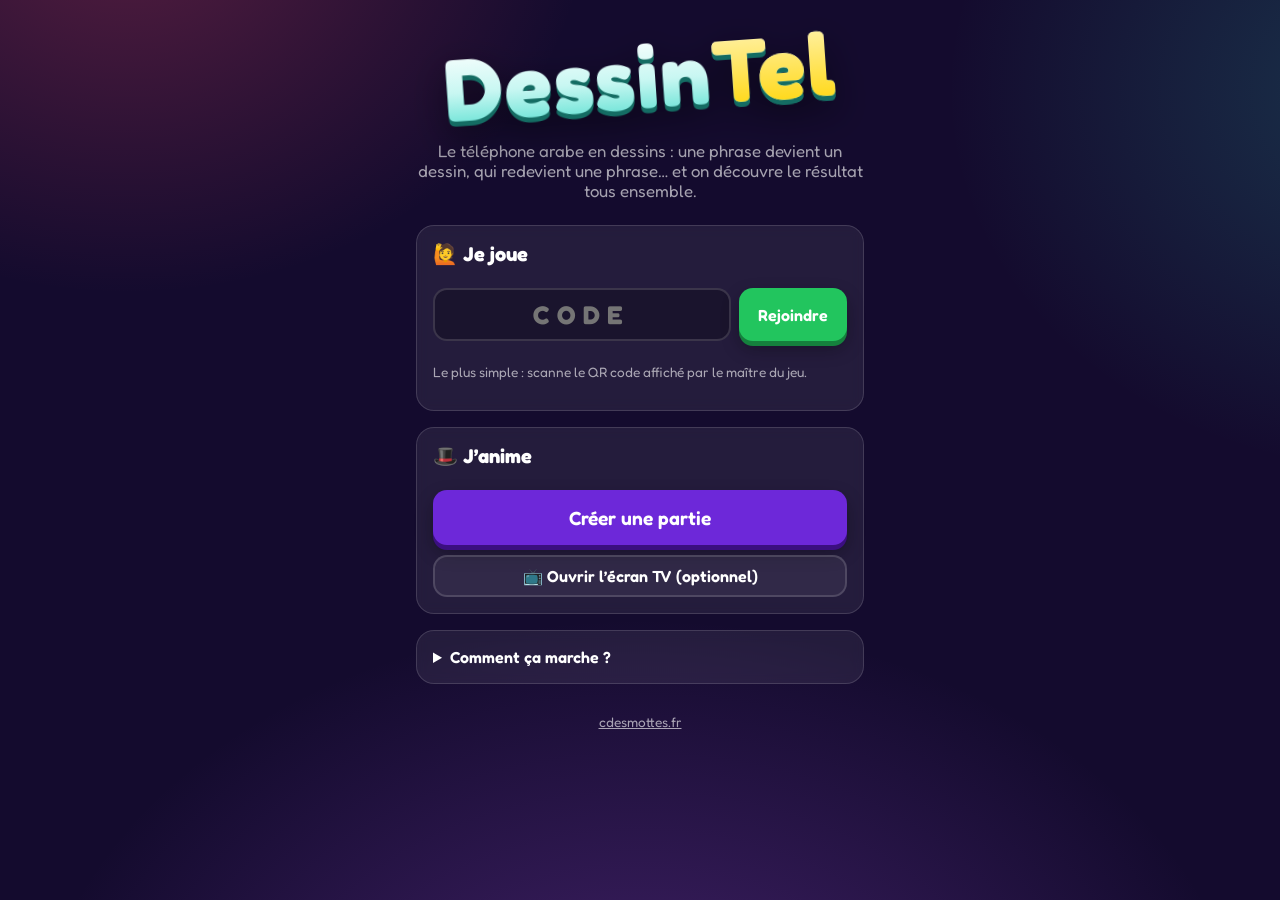
<file: index.html>
<!doctype html>
<html lang="fr">
<head>
  <meta charset="utf-8">
  <meta name="viewport" content="width=device-width, initial-scale=1, viewport-fit=cover">
  <meta name="theme-color" content="#140b2e">
  <meta name="robots" content="noindex, nofollow, noarchive, nosnippet, noimageindex">
  <title>DessinTel · Le téléphone dessiné</title>
  <meta name="apple-mobile-web-app-capable" content="yes">
  <meta name="mobile-web-app-capable" content="yes">
  <meta name="apple-mobile-web-app-status-bar-style" content="black-translucent">
  <meta name="apple-mobile-web-app-title" content="DessinTel">
  <link rel="manifest" href="manifest.webmanifest">
  <link rel="icon" type="image/png" sizes="192x192" href="icons/icon-192.png">
  <link rel="apple-touch-icon" href="icons/apple-touch-icon.png">
  <link rel="preconnect" href="https://fonts.googleapis.com">
  <link rel="preconnect" href="https://fonts.gstatic.com" crossorigin>
  <link href="https://fonts.googleapis.com/css2?family=Fredoka:wght@400;500;600;700&display=swap" rel="stylesheet">
  <link rel="stylesheet" href="css/style.css?v=1">
  <script src="js/vendor/supabase.js" defer></script>
  <script type="module" src="js/home.js?v=1"></script>
</head>
<body class="home">
  <main class="home-wrap">
    <h1 class="logo" title="Clique-moi !">Dessin<span>Tel</span></h1>
    <p class="tagline">Le téléphone arabe en dessins : une phrase devient un dessin, qui redevient une phrase… et on découvre le résultat tous ensemble.</p>

    <section class="card">
      <h2>🙋 Je joue</h2>
      <form id="joinForm" class="join-code">
        <input name="code" inputmode="text" autocomplete="off" autocapitalize="characters" maxlength="4" placeholder="CODE" aria-label="Code de la salle">
        <button class="btn go">Rejoindre</button>
      </form>
      <p class="muted small">Le plus simple : scanne le QR code affiché par le maître du jeu.</p>
    </section>

    <section class="card">
      <h2>🎩 J’anime</h2>
      <a id="create" class="btn big">Créer une partie</a>
      <a id="resume" class="btn ghost" hidden>↩️ Reprendre la partie <b></b></a>
      <a id="tv" class="btn ghost">📺 Ouvrir l’écran TV (optionnel)</a>
    </section>

    <details class="card how">
      <summary>Comment ça marche ?</summary>
      <ol>
        <li>Le maître du jeu crée une partie : un code et un QR code s’affichent. Il peut jouer aussi.</li>
        <li>Chacun écrit une phrase dans son carnet (ou tire une idée au hasard 🎲).</li>
        <li>Les carnets tournent : tu dessines la phrase du voisin, le suivant devine ton dessin, puis le suivant dessine sa réponse…</li>
        <li>Quand chaque carnet a fait le tour, on les rejoue page par page, sur les téléphones et sur la TV. Fous rires garantis.</li>
        <li>Pour finir, on vote : 🎨 plus beau dessin, 😂 plus drôle, 🕵️ meilleur pour deviner.</li>
      </ol>
      <p class="muted small">De 3 à 16 joueurs, un téléphone chacun. Personne n’attend : tout le monde joue en même temps.</p>
    </details>

    <p id="localNote" class="note" hidden>🧪 Mode local : les onglets de ce navigateur jouent entre eux (pour tester).</p>
    <p class="muted small center"><a href="https://cdesmottes.fr">cdesmottes.fr</a></p>
  </main>
</body>
</html>
</file>
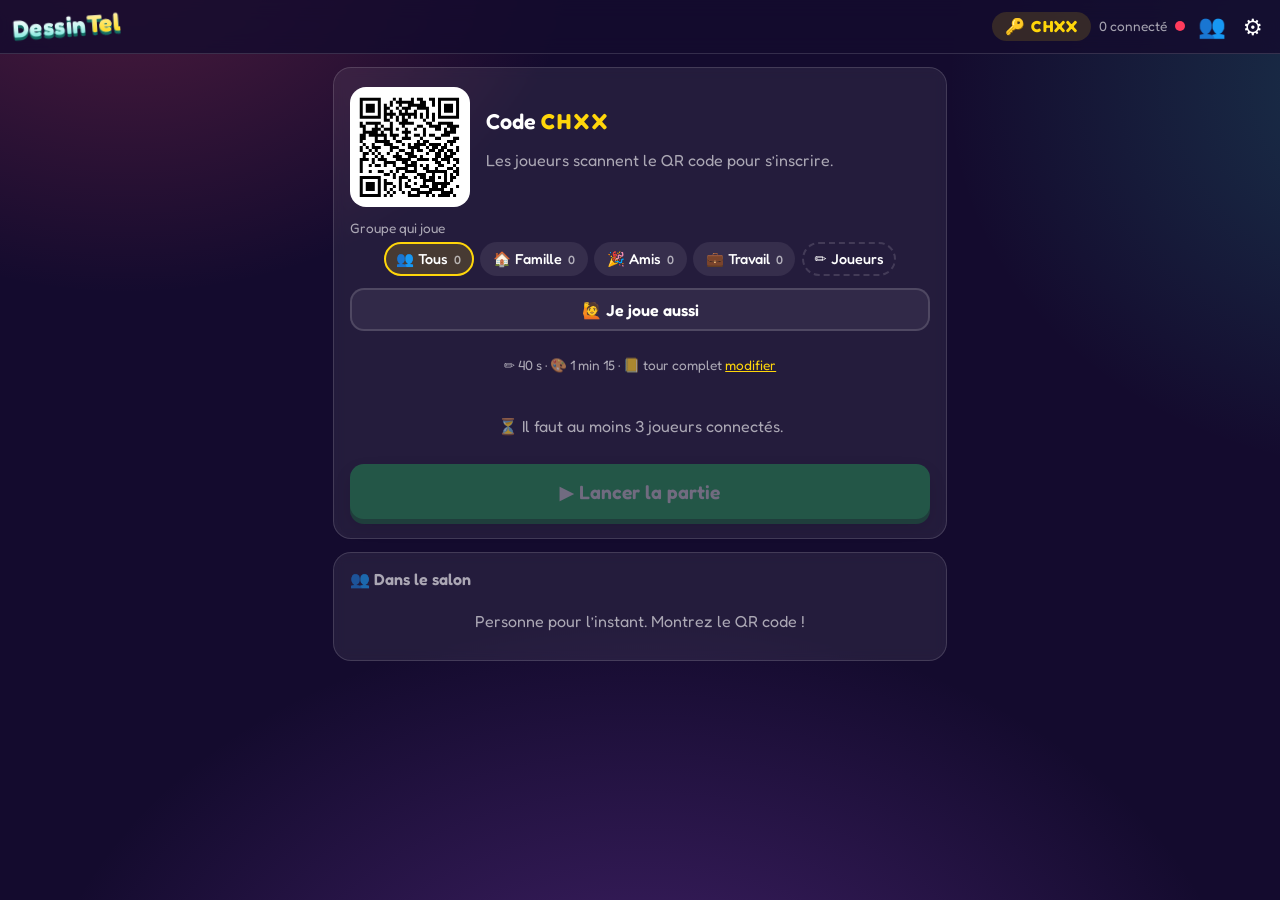
<file: host.html>
<!doctype html>
<html lang="fr">
<head>
  <meta charset="utf-8">
  <meta name="viewport" content="width=device-width, initial-scale=1, maximum-scale=1, viewport-fit=cover">
  <meta name="theme-color" content="#140b2e">
  <meta name="robots" content="noindex, nofollow, noarchive, nosnippet, noimageindex">
  <title>DessinTel · Maître du jeu</title>
  <meta name="apple-mobile-web-app-capable" content="yes">
  <meta name="mobile-web-app-capable" content="yes">
  <meta name="apple-mobile-web-app-status-bar-style" content="black-translucent">
  <meta name="apple-mobile-web-app-title" content="DessinTel">
  <link rel="manifest" href="manifest.webmanifest">
  <link rel="icon" type="image/png" sizes="192x192" href="icons/icon-192.png">
  <link rel="apple-touch-icon" href="icons/apple-touch-icon.png">
  <link rel="preconnect" href="https://fonts.googleapis.com">
  <link rel="preconnect" href="https://fonts.gstatic.com" crossorigin>
  <link href="https://fonts.googleapis.com/css2?family=Fredoka:wght@400;500;600;700&display=swap" rel="stylesheet">
  <link rel="stylesheet" href="css/style.css?v=1">
  <script src="js/vendor/supabase.js" defer></script>
  <script src="js/vendor/qrcode.js" defer></script>
  <script type="module" src="js/host.js?v=2"></script>
</head>
<body class="host">
  <header class="topbar">
    <a class="logo sm" href="index.html">Dessin<span>Tel</span></a>
    <button class="code-chip" data-act="qr" title="Afficher le QR code">🔑 <b id="roomCode">····</b></button>
    <span id="online" class="muted small"></span>
    <span id="conn" class="conn"></span>
    <button class="icon" data-act="roster" aria-label="Joueurs enregistrés">👥</button>
    <button class="icon" data-act="settings" aria-label="Réglages">⚙️</button>
  </header>
  <div id="dupHost" class="banner warn" hidden>⚠️ Un autre écran « maître du jeu » est ouvert pour cette salle. Garde-en un seul !</div>

  <main class="host-main">
    <section id="stage" class="card stage"></section>
    <section id="mine" class="card task" hidden></section>
    <section id="feedCard" class="feed-card" hidden><div id="feed" class="feed"></div></section>
    <section id="sideCard" class="card">
      <h3 id="sideTitle" class="sec-title"></h3>
      <ol id="side" class="list"></ol>
    </section>
  </main>

  <div id="dock" class="dock" hidden></div>

  <div id="qrModal" class="modal">
    <div class="sheet center">
      <h2>Rejoindre la partie</h2>
      <div id="qrBig" class="qrbox"></div>
      <p class="big-txt">Code <b class="code" id="roomCode2"></b></p>
      <p id="joinUrl" class="muted small break"></p>
      <button class="btn" data-act="close">Fermer</button>
    </div>
  </div>

  <div id="rosterModal" class="modal">
    <div class="sheet tall" id="rosterBody"></div>
  </div>

  <div id="meModal" class="modal">
    <div class="sheet tall" id="meBody"></div>
  </div>

  <div id="setModal" class="modal">
    <div class="sheet tall">
      <h2>⚙️ Réglages</h2>
      <form id="setForm" class="settings" onsubmit="return false">
        <label class="sel">✏️ Temps pour écrire
          <select name="writeSec">
            <option value="20">20 s</option><option value="30">30 s</option><option value="40">40 s</option><option value="60">1 min</option><option value="90">1 min 30</option><option value="0">Sans minuteur</option>
          </select>
        </label>
        <label class="sel">🎨 Temps pour dessiner
          <select name="drawSec">
            <option value="45">45 s</option><option value="60">1 min</option><option value="75">1 min 15</option><option value="90">1 min 30</option><option value="120">2 min</option><option value="180">3 min</option><option value="0">Sans minuteur</option>
          </select>
        </label>
        <label class="sel">📒 Étapes par carnet
          <select name="maxSteps">
            <option value="0">Tour complet (une par joueur)</option><option value="4">4 étapes</option><option value="6">6 étapes</option><option value="8">8 étapes</option><option value="10">10 étapes</option>
          </select>
        </label>
        <p id="setLocked" class="muted small" hidden>Les temps et le nombre d’étapes se changent entre deux parties.</p>
        <label class="switch"><input type="checkbox" name="sound"> <span>Sons sur ce téléphone</span></label>
      </form>
      <div class="tvbox">
        <p><b>📺 Écran TV</b> : ouvre cette adresse sur la télé ou un PC</p>
        <p id="tvUrl" class="muted small break"></p>
        <a id="tvLink" class="btn ghost" target="_blank">Ouvrir ici</a>
      </div>
      <div class="row">
        <button class="btn ghost" data-act="lobby">🔄 Retour au salon</button>
        <button class="btn ghost" data-act="newroom">🆕 Nouvelle salle</button>
      </div>
      <button class="btn" data-act="close">Fermer</button>
    </div>
  </div>
</body>
</html>
</file>
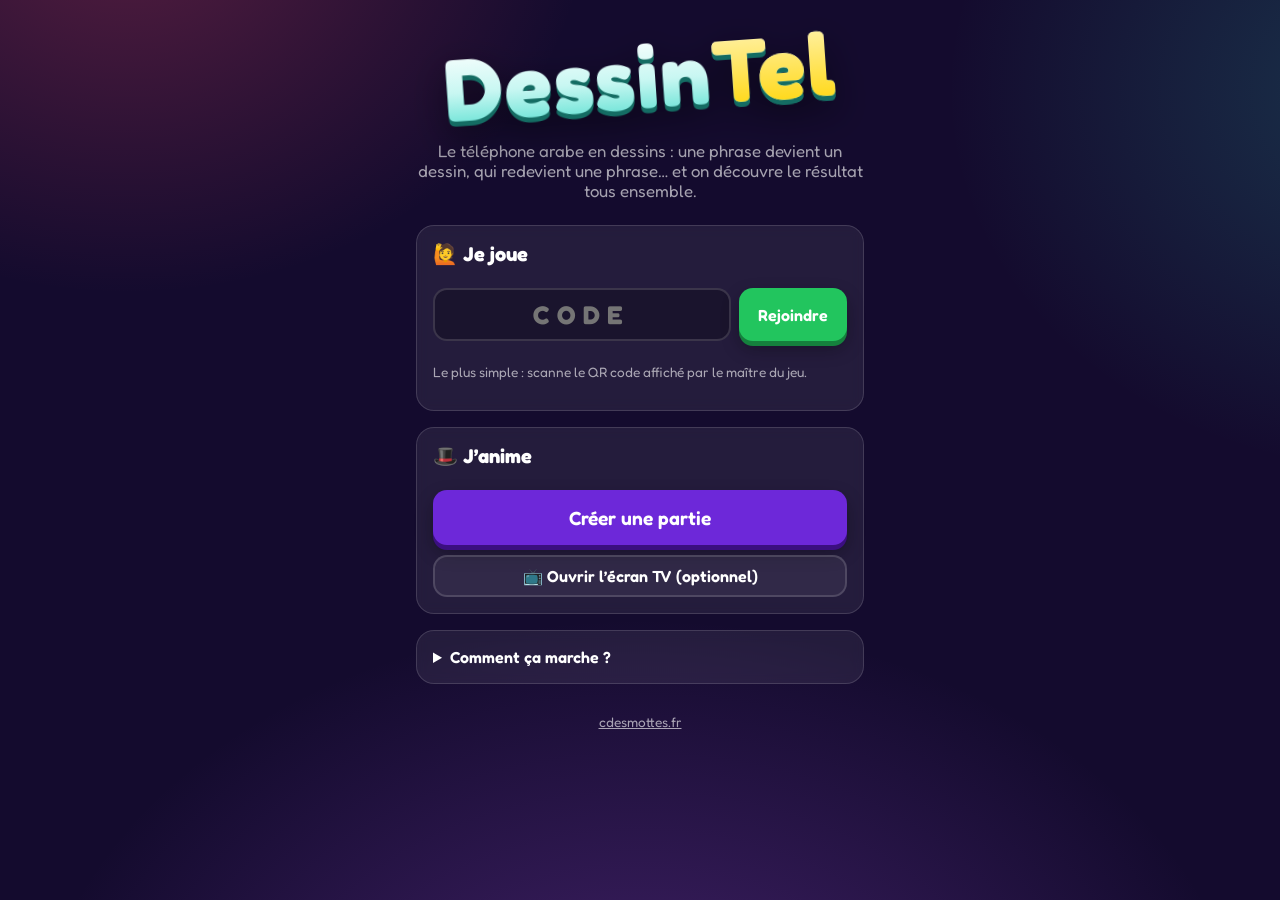
<file: play.html>
<!doctype html>
<html lang="fr">
<head>
  <meta charset="utf-8">
  <meta name="viewport" content="width=device-width, initial-scale=1, maximum-scale=1, user-scalable=no, viewport-fit=cover">
  <meta name="theme-color" content="#140b2e">
  <meta name="robots" content="noindex, nofollow, noarchive, nosnippet, noimageindex">
  <title>DessinTel · Joueur</title>
  <meta name="apple-mobile-web-app-capable" content="yes">
  <meta name="mobile-web-app-capable" content="yes">
  <meta name="apple-mobile-web-app-status-bar-style" content="black-translucent">
  <meta name="apple-mobile-web-app-title" content="DessinTel">
  <link rel="manifest" href="manifest.webmanifest">
  <link rel="icon" type="image/png" sizes="192x192" href="icons/icon-192.png">
  <link rel="apple-touch-icon" href="icons/apple-touch-icon.png">
  <link rel="preconnect" href="https://fonts.googleapis.com">
  <link rel="preconnect" href="https://fonts.gstatic.com" crossorigin>
  <link href="https://fonts.googleapis.com/css2?family=Fredoka:wght@400;500;600;700&display=swap" rel="stylesheet">
  <link rel="stylesheet" href="css/style.css?v=1">
  <script src="js/vendor/supabase.js" defer></script>
  <script type="module" src="js/play.js?v=1"></script>
</head>
<body class="play">
  <header class="topbar">
    <button id="editProfile" class="me-btn" title="Modifier mon profil">
      <span id="meAv" class="av">🙂</span><span id="meName">…</span><span class="swap" aria-hidden="true">🔄</span>
    </button>
    <span id="roundPill" class="pill" hidden></span>
    <span class="code-chip small">🔑 <b id="roomCode"></b></span>
    <span id="conn" class="conn"></span>
  </header>
  <div id="hostOff" class="banner warn" hidden>📴 Le maître du jeu est déconnecté… on l’attend.</div>

  <main class="play-main">
    <div id="status" class="status">
      <div id="title" class="st-title">Connexion…</div>
      <div id="sub" class="st-sub"></div>
    </div>
    <section id="taskBox" class="task" hidden></section>
    <section id="feedBox" class="feed-card" hidden><div id="feed" class="feed"></div></section>
    <section id="voteBox" class="card" hidden></section>
    <section id="endBox" class="card" hidden></section>
    <section id="sideCard" class="card" hidden>
      <h3 id="sideTitle" class="sec-title"></h3>
      <ol id="side" class="list"></ol>
    </section>
  </main>

  <div id="dock" class="dock" hidden></div>

  <div id="kicked" class="overlay" hidden>
    <div class="sheet center">
      <div class="tv-big">🚪</div>
      <h2>Tu as été retiré·e de la partie</h2>
      <p class="muted">Le maître du jeu t’a sorti de la liste des joueurs.</p>
      <button id="rejoin" class="btn big">Demander à revenir</button>
    </div>
  </div>

  <div id="join" class="overlay join">
    <form id="joinForm" class="sheet">
      <div class="join-head"><span id="preview" class="av xl">🙂</span><div><h2 id="joinTitle">Qui es-tu ?</h2><p id="joinHint" class="muted small" hidden></p></div></div>
      <div id="who" class="who" hidden>
        <div class="lbl">Choisis ton prénom</div>
        <div id="whoList" class="grid-who"></div>
      </div>
      <label class="lbl" id="nameLbl">Prénom
        <input name="name" maxlength="16" autocomplete="nickname" placeholder="Ex. Léa" required>
      </label>
      <div class="lbl">Avatar</div>
      <div id="avatars" class="grid-picks"></div>
      <div class="lbl">Couleur</div>
      <div id="colors" class="grid-swatches"></div>
      <button class="btn big go" type="submit">C’est parti ! 🎨</button>
    </form>
  </div>
</body>
</html>
</file>
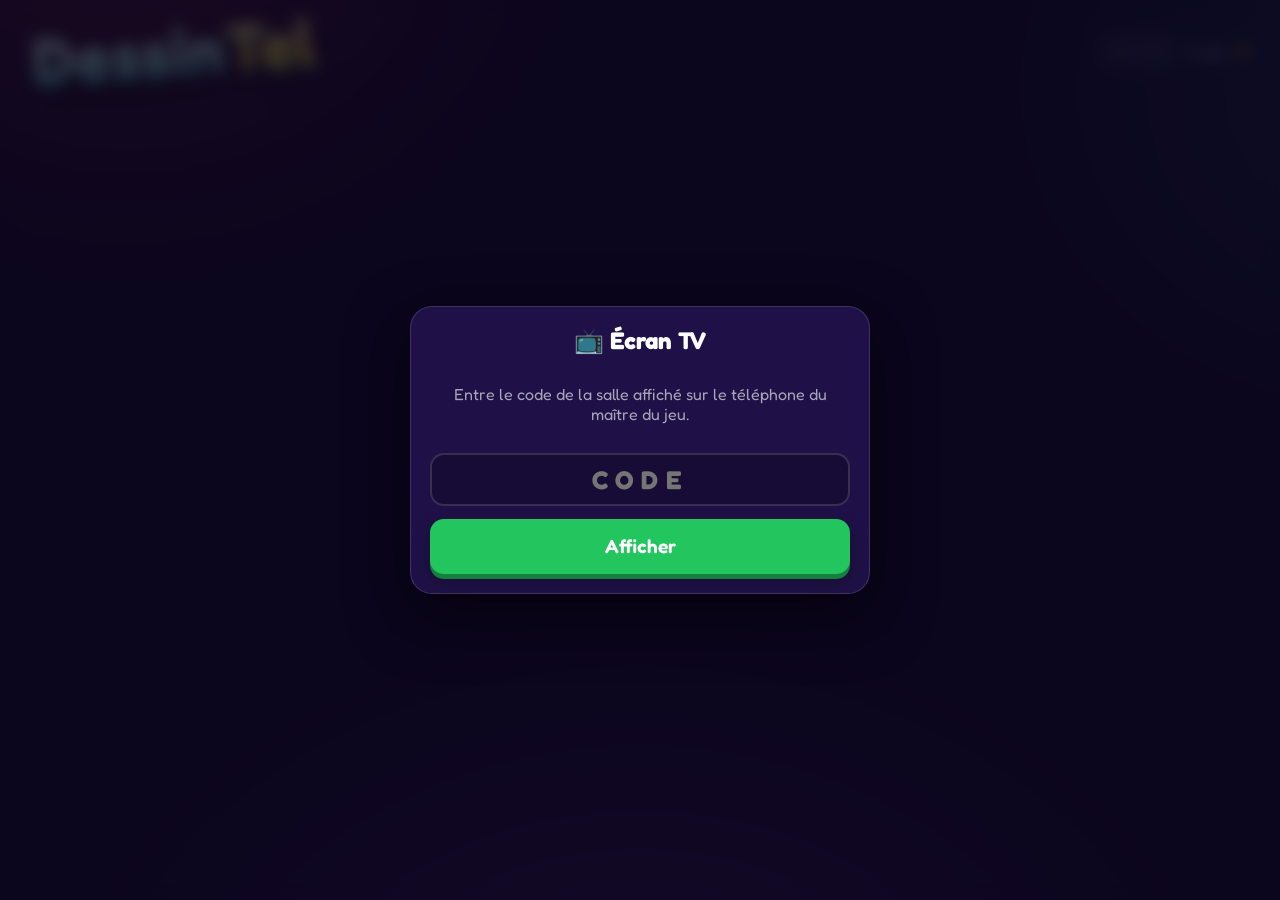
<file: tv.html>
<!doctype html>
<html lang="fr">
<head>
  <meta charset="utf-8">
  <meta name="viewport" content="width=device-width, initial-scale=1">
  <meta name="theme-color" content="#140b2e">
  <meta name="robots" content="noindex, nofollow, noarchive, nosnippet, noimageindex">
  <title>DessinTel · Écran TV</title>
  <meta name="apple-mobile-web-app-capable" content="yes">
  <meta name="mobile-web-app-capable" content="yes">
  <meta name="apple-mobile-web-app-status-bar-style" content="black-translucent">
  <meta name="apple-mobile-web-app-title" content="DessinTel">
  <link rel="manifest" href="manifest.webmanifest">
  <link rel="icon" type="image/png" sizes="192x192" href="icons/icon-192.png">
  <link rel="apple-touch-icon" href="icons/apple-touch-icon.png">
  <link rel="preconnect" href="https://fonts.googleapis.com">
  <link rel="preconnect" href="https://fonts.gstatic.com" crossorigin>
  <link href="https://fonts.googleapis.com/css2?family=Fredoka:wght@400;500;600;700&display=swap" rel="stylesheet">
  <link rel="stylesheet" href="css/style.css?v=1">
  <script src="js/vendor/supabase.js" defer></script>
  <script src="js/vendor/qrcode.js" defer></script>
  <script type="module" src="js/tv.js?v=1"></script>
</head>
<body class="tv">
  <header class="tv-top">
    <div class="logo">Dessin<span>Tel</span></div>
    <div id="phase" class="tv-phase"></div>
    <div class="tv-corner"><div id="qrMini" class="qrbox mini"></div><div>Code<br><b id="codeMini" class="code"></b></div><span id="conn" class="conn"></span></div>
  </header>
  <main class="tv-main">
    <div id="spot" class="spot"></div>
    <div id="feed" class="feed tv-feed" hidden></div>
  </main>
  <div id="qrBig" hidden></div>
  <button id="start" class="overlay start"><span class="logo">Dessin<span>Tel</span></span><span class="btn huge go">▶ Lancer l’écran</span><small class="muted">(active le son et le plein écran)</small></button>
  <div id="askCode" class="overlay" hidden>
    <form id="askForm" class="sheet center">
      <h2>📺 Écran TV</h2>
      <p class="muted">Entre le code de la salle affiché sur le téléphone du maître du jeu.</p>
      <input name="code" class="code-input" maxlength="4" autocomplete="off" placeholder="CODE">
      <button class="btn big go">Afficher</button>
    </form>
  </div>
</body>
</html>
</file>
<file: css/style.css>
/* DessinTel — même famille que BUZZ! (plateau télé), version crayons de couleur */
:root {
  --bg: #140b2e;
  --bg2: #1f1147;
  --card: rgba(255, 255, 255, 0.07);
  --line: rgba(255, 255, 255, 0.14);
  --txt: #fff;
  --muted: rgba(255, 255, 255, 0.62);
  --yellow: #ffd60a;
  --pink: #ff4d6d;
  --cyan: #2ec4b6;
  --green: #22c55e;
  --red: #ff3b5c;
  --radius: 18px;
  --font: 'Fredoka', ui-rounded, 'SF Pro Rounded', system-ui, -apple-system, 'Segoe UI', Roboto, sans-serif;
}
* { box-sizing: border-box; }
html { -webkit-text-size-adjust: 100%; }
body {
  margin: 0;
  min-height: 100dvh;
  font-family: var(--font);
  color: var(--txt);
  background:
    radial-gradient(60vmax 50vmax at 10% -10%, rgba(255, 77, 109, 0.28), transparent 60%),
    radial-gradient(60vmax 50vmax at 110% 10%, rgba(46, 196, 182, 0.22), transparent 60%),
    radial-gradient(80vmax 60vmax at 50% 120%, rgba(157, 78, 221, 0.35), transparent 60%),
    var(--bg);
  background-attachment: fixed;
  -webkit-tap-highlight-color: transparent;
}
button, input { font: inherit; color: inherit; }
button { cursor: pointer; }
a { color: inherit; }
[hidden] { display: none !important; }
.muted { color: var(--muted); }
.small { font-size: 0.85rem; }
.break { word-break: break-all; }
em { font-style: normal; color: var(--muted); font-weight: 400; }

/* ---------- Logo ---------- */
.logo {
  margin: 0;
  font-weight: 700;
  font-size: clamp(3rem, 15vw, 5.5rem);
  letter-spacing: 0.02em;
  line-height: 1;
  background: linear-gradient(180deg, #fff 0%, #c8f7f2 55%, #5ee0d2 100%);
  -webkit-background-clip: text;
  background-clip: text;
  color: transparent;
  filter: drop-shadow(0 5px 0 #146c63) drop-shadow(0 12px 18px rgba(0, 0, 0, 0.45));
  transform: rotate(-4deg);
  text-decoration: none;
  user-select: none;
  cursor: pointer;
}
.logo span {
  display: inline-block;
  background: linear-gradient(180deg, #fff3b0, var(--yellow));
  -webkit-background-clip: text;
  background-clip: text;
  animation: wiggle 2.4s ease-in-out infinite;
}
.logo.sm { font-size: 1.5rem; filter: drop-shadow(0 3px 0 #146c63); }
@keyframes wiggle { 0%, 80%, 100% { transform: rotate(0); } 85% { transform: rotate(18deg) scale(1.15); } 92% { transform: rotate(-12deg); } }

/* ---------- Boutons ---------- */
.btn {
  --b: #6d28d9;
  --s: #3b0f80;
  display: inline-flex;
  align-items: center;
  justify-content: center;
  gap: 0.4em;
  border: 0;
  border-radius: 14px;
  padding: 0.7em 1.2em;
  font-weight: 600;
  font-size: 1rem;
  text-decoration: none;
  color: #fff;
  background: var(--b);
  box-shadow: 0 5px 0 var(--s), 0 8px 18px rgba(0, 0, 0, 0.3);
  transition: transform 0.06s, box-shadow 0.06s, opacity 0.2s;
  user-select: none;
}
.btn:active:not(:disabled) { transform: translateY(4px); box-shadow: 0 1px 0 var(--s); }
.btn:disabled { opacity: 0.35; cursor: not-allowed; }
.btn.go { --b: var(--green); --s: #15803d; }
.btn.ok { --b: var(--green); --s: #15803d; }
.btn.ko { --b: var(--red); --s: #9f1239; }
.btn.ghost { background: rgba(255, 255, 255, 0.06); box-shadow: inset 0 0 0 2px var(--line); }
.btn.ghost:active { transform: translateY(2px); box-shadow: inset 0 0 0 2px var(--line); }
.btn.big { font-size: 1.2rem; padding: 0.8em 1.4em; width: 100%; }
.btn.huge { font-size: 1.55rem; padding: 0.75em 1.2em; width: 100%; border-radius: 18px; }
.icon { background: none; border: 0; font-size: 1.4rem; padding: 0.2em; }
.row { display: flex; gap: 0.6rem; flex-wrap: wrap; }
.row > * { flex: 1; }

/* ---------- Cartes / barres ---------- */
.card {
  background: var(--card);
  border: 1px solid var(--line);
  border-radius: var(--radius);
  padding: 1rem;
  backdrop-filter: blur(6px);
}
.card h2 { margin: 0 0 0.8rem; font-size: 1.25rem; }
.sec-title { margin: 0 0 0.6rem; font-size: 1rem; font-weight: 600; color: var(--muted); }
.topbar {
  position: sticky;
  top: 0;
  z-index: 5;
  display: flex;
  align-items: center;
  gap: 0.5rem;
  padding: calc(0.5rem + env(safe-area-inset-top)) 0.8rem 0.5rem;
  background: rgba(20, 11, 46, 0.82);
  backdrop-filter: blur(10px);
  border-bottom: 1px solid var(--line);
}
.topbar .logo { margin-right: auto; }
.code-chip {
  border: 0;
  background: rgba(255, 214, 10, 0.14);
  color: var(--yellow);
  border-radius: 999px;
  padding: 0.3em 0.8em;
  font-weight: 600;
  letter-spacing: 0.08em;
}
.code-chip.small { font-size: 0.8rem; margin-left: auto; }
.code { color: var(--yellow); letter-spacing: 0.12em; }
.pill { background: rgba(255, 255, 255, 0.08); border-radius: 999px; padding: 0.25em 0.65em; font-size: 0.9rem; white-space: nowrap; }
.conn { width: 10px; height: 10px; border-radius: 50%; background: #f59e0b; flex: none; font-size: 0.6rem; }
.conn.online { background: var(--green); box-shadow: 0 0 8px var(--green); }
.conn.offline { background: var(--red); }
.conn:not(:empty) { width: auto; height: auto; padding: 0.15em 0.45em; border-radius: 6px; background: #f59e0b; color: #000; font-weight: 700; box-shadow: none; }
.banner { padding: 0.6rem 1rem; text-align: center; font-weight: 500; }
.banner.warn { background: rgba(245, 158, 11, 0.2); color: #fde68a; }

/* ---------- Avatars ---------- */
.av {
  --c: #888;
  display: inline-grid;
  place-items: center;
  width: 2.2em;
  height: 2.2em;
  flex: none;
  border-radius: 50%;
  font-size: 1.05rem;
  background: radial-gradient(circle at 35% 30%, color-mix(in srgb, var(--c) 55%, #fff), var(--c) 70%);
  box-shadow: 0 3px 0 color-mix(in srgb, var(--c) 60%, #000), inset 0 -3px 6px rgba(0, 0, 0, 0.18);
}
.av.lg { font-size: 1.8rem; }
.av.xl { font-size: 2.6rem; }
.av.xxl { font-size: clamp(3rem, min(7vw, 10vh), 7rem); }

/* ---------- Listes (file & classement) ---------- */
.list { list-style: none; margin: 0; padding: 0; display: grid; gap: 0.45rem; }
.list li {
  display: flex;
  align-items: center;
  gap: 0.6rem;
  padding: 0.5rem 0.65rem;
  border-radius: 14px;
  background: rgba(255, 255, 255, 0.05);
  border-left: 5px solid var(--c);
}
.list li.me { background: color-mix(in srgb, var(--c) 22%, transparent); }
.list .nm { flex: 1; min-width: 0; font-weight: 500; overflow: hidden; text-overflow: ellipsis; white-space: nowrap; }
.list .pos, .list .rk { width: 1.6em; text-align: center; font-weight: 700; color: var(--muted); flex: none; }
.list .medal { width: 1.6em; text-align: center; font-size: 1.3rem; flex: none; }
.list .tm { font-variant-numeric: tabular-nums; color: var(--muted); font-size: 0.9rem; }
.list .sc { font-weight: 700; font-size: 1.3rem; min-width: 1.6em; text-align: right; font-variant-numeric: tabular-nums; }
.list .streak { font-size: 0.85rem; }
.list li.off { opacity: 0.45; }
.qrow.head { background: color-mix(in srgb, var(--c) 30%, transparent); box-shadow: 0 0 0 2px var(--c); }
.qrow.wrong { opacity: 0.55; }
.qrow.wrong .nm { text-decoration: line-through; }
.qrow.right { background: rgba(34, 197, 94, 0.22); box-shadow: 0 0 0 2px var(--green); }
.chip { font-size: 0.75rem; padding: 0.2em 0.55em; border-radius: 999px; background: rgba(255, 255, 255, 0.1); white-space: nowrap; }
.chip.ok { background: rgba(34, 197, 94, 0.3); }
.chip.ko { background: rgba(255, 59, 92, 0.3); }
.chip.mic { background: var(--yellow); color: #3a2a00; font-weight: 600; animation: pop 0.9s ease-in-out infinite alternate; }
.chip.wait { background: rgba(255, 214, 10, 0.2); }
.board.fixing li { flex-wrap: wrap; }
.ctl { display: flex; gap: 0.35rem; flex-basis: 100%; padding-left: 2.2rem; }
.ctl button { flex: 1; padding: 0.45em 0.3em; border-radius: 10px; border: 0; background: rgba(255, 255, 255, 0.1); font-weight: 600; font-size: 0.85rem; }
.ctl .kick { color: #fda4af; }
.sec-head { display: flex; align-items: center; justify-content: space-between; gap: 0.5rem; margin-bottom: 0.6rem; }
.sec-head .sec-title { margin: 0; }
.chip-btn { border: 1px solid var(--line); background: rgba(255, 255, 255, 0.06); border-radius: 999px; padding: 0.3em 0.8em; font-size: 0.85rem; font-weight: 600; }
#fixHint { margin: -0.2rem 0 0.6rem; }
.empty { color: var(--muted); text-align: center; padding: 0.8rem; }
@keyframes pop { to { transform: scale(1.08); } }

/* ---------- Accueil ---------- */
.home-wrap { max-width: 480px; margin: 0 auto; padding: calc(2rem + env(safe-area-inset-top)) 1rem 2rem; display: grid; gap: 1rem; text-align: center; }
.home .logo { justify-self: center; margin-bottom: 0.3rem; }
.tagline { margin: 0 0 0.5rem; color: var(--muted); font-size: 1.05rem; }
.home .card { display: grid; gap: 0.6rem; text-align: left; }
.join-code { display: flex; gap: 0.5rem; }
.join-code input, .code-input {
  flex: 1;
  min-width: 0;
  text-transform: uppercase;
  text-align: center;
  font-size: 1.6rem;
  font-weight: 700;
  letter-spacing: 0.3em;
  padding: 0.35em;
  border-radius: 14px;
  border: 2px solid var(--line);
  background: rgba(0, 0, 0, 0.25);
  color: var(--yellow);
}
.how summary { font-weight: 600; cursor: pointer; }
.how ol { padding-left: 1.2rem; line-height: 1.5; }
.note { background: rgba(255, 214, 10, 0.12); border-radius: 12px; padding: 0.7rem; color: #fde68a; font-size: 0.9rem; }

/* ---------- Maître du jeu ---------- */
.host-main { max-width: 640px; margin: 0 auto; padding: 0.8rem 0.8rem calc(1.5rem + env(safe-area-inset-bottom)); display: grid; gap: 0.8rem; }
.stage { display: grid; gap: 0.8rem; text-align: center; padding: 1.2rem 1rem; }
.stage[data-phase='open'] { border-color: rgba(34, 197, 94, 0.5); box-shadow: 0 0 30px rgba(34, 197, 94, 0.15); }
.phase { margin: 0; color: var(--muted); font-weight: 500; text-transform: uppercase; letter-spacing: 0.08em; font-size: 0.8rem; }
.big-txt { margin: 0; font-size: 1.35rem; font-weight: 600; }
.lobby { display: flex; gap: 1rem; align-items: center; text-align: left; }
.who { display: flex; align-items: center; justify-content: center; gap: 1rem; text-align: left; animation: zoomIn 0.35s cubic-bezier(0.2, 0.9, 0.3, 1.3); }
.who-name { font-size: 2rem; font-weight: 700; line-height: 1.1; }
.who-time { color: var(--muted); font-variant-numeric: tabular-nums; }
.who.win .av { animation: bounce 0.8s ease-in-out infinite alternate; }
.judge { display: grid; grid-template-columns: 1fr 1fr; gap: 0.7rem; }
.timer { font-size: 2.6rem; font-weight: 700; font-variant-numeric: tabular-nums; color: var(--yellow); }
.countdown { font-size: 6rem; font-weight: 700; color: var(--yellow); line-height: 1; animation: pop 0.5s ease-in-out infinite alternate; }
.countdown.tv { font-size: clamp(8rem, 25vw, 18rem); }
.bottom { margin-top: 0.2rem; }
@keyframes zoomIn { from { transform: scale(0.6); opacity: 0; } }
@keyframes bounce { to { transform: translateY(-8px) rotate(-6deg); } }

/* QR */
.qrbox { background: #fff; border-radius: 16px; padding: 0.6rem; width: min(70vw, 300px); margin: 0 auto; line-height: 0; }
.qrbox svg { width: 100%; height: auto; display: block; }
.qrbox.small { width: 120px; margin: 0; flex: none; cursor: pointer; }
.qrbox.mini { width: 74px; padding: 0.3rem; border-radius: 8px; margin: 0; }

/* ---------- Modales & overlays ---------- */
.modal, .overlay {
  position: fixed;
  inset: 0;
  z-index: 50;
  display: grid;
  place-items: center;
  padding: 1rem;
  background: rgba(10, 5, 25, 0.78);
  backdrop-filter: blur(8px);
  overflow-y: auto;
}
.modal { opacity: 0; pointer-events: none; transition: opacity 0.2s; }
.modal.open { opacity: 1; pointer-events: auto; }
.sheet {
  width: min(100%, 460px);
  background: var(--bg2);
  border: 1px solid var(--line);
  border-radius: 22px;
  padding: 1.2rem;
  display: grid;
  gap: 0.8rem;
  box-shadow: 0 20px 60px rgba(0, 0, 0, 0.5);
}
.sheet h2 { margin: 0; }
.sheet.center { text-align: center; }
.settings { display: grid; gap: 0.7rem; }
.settings fieldset { border: 1px solid var(--line); border-radius: 14px; display: grid; gap: 0.45rem; padding: 0.6rem 0.8rem 0.8rem; }
.settings legend { color: var(--muted); padding: 0 0.3rem; }
.settings label { display: flex; gap: 0.6rem; align-items: center; }
.settings input { width: 1.25rem; height: 1.25rem; accent-color: var(--green); flex: none; }
.tvbox { background: rgba(255, 255, 255, 0.05); border-radius: 14px; padding: 0.7rem 0.8rem; display: grid; gap: 0.3rem; }
.tvbox p { margin: 0; }

/* ---------- Joueur ---------- */
body.play { overflow-x: hidden; user-select: none; -webkit-user-select: none; }
.me-btn { display: flex; align-items: center; gap: 0.45rem; background: none; border: 0; padding: 0; margin-right: auto; min-width: 0; font-weight: 600; }
.me-btn #meName { overflow: hidden; text-overflow: ellipsis; white-space: nowrap; max-width: 30vw; }
.me-btn .av { font-size: 0.95rem; }
.play-main { max-width: 520px; margin: 0 auto; padding: 0.6rem 0.9rem calc(1.5rem + env(safe-area-inset-bottom)); display: grid; gap: 0.7rem; }
.status { text-align: center; min-height: 4.4rem; display: grid; align-content: center; }
.st-title { font-size: clamp(1.6rem, 7vw, 2.2rem); font-weight: 700; line-height: 1.1; }
.st-sub { color: var(--muted); margin-top: 0.25rem; }
.buzz-zone { display: grid; place-items: center; padding: 0.4rem 0 0.8rem; }

/* Le gros bouton */
.buzzer {
  --c: #ff4d6d;
  --size: min(74vw, 40dvh, 340px);
  width: var(--size);
  height: var(--size);
  border-radius: 50%;
  border: 0;
  padding: calc(var(--size) * 0.06);
  background: radial-gradient(circle at 50% 35%, #3a3550, #15121f 70%);
  box-shadow: 0 calc(var(--size) * 0.05) 0 #0a0810, 0 calc(var(--size) * 0.08) calc(var(--size) * 0.12) rgba(0, 0, 0, 0.6), inset 0 2px 3px rgba(255, 255, 255, 0.15);
  touch-action: manipulation;
  -webkit-touch-callout: none;
  position: relative;
}
.buzzer .cap {
  display: grid;
  place-items: center;
  width: 100%;
  height: 100%;
  border-radius: 50%;
  background: radial-gradient(circle at 38% 28%, color-mix(in srgb, var(--c) 35%, #fff) 0%, var(--c) 45%, color-mix(in srgb, var(--c) 70%, #000) 100%);
  box-shadow: 0 calc(var(--size) * 0.045) 0 color-mix(in srgb, var(--c) 50%, #000), inset 0 calc(var(--size) * -0.03) calc(var(--size) * 0.06) rgba(0, 0, 0, 0.3);
  transition: transform 0.08s, box-shadow 0.08s, filter 0.3s;
  font-size: calc(var(--size) * 0.17);
  font-weight: 700;
  color: #fff;
  text-shadow: 0 3px 0 rgba(0, 0, 0, 0.25);
  transform: translateY(calc(var(--size) * -0.02));
}
.buzzer.pressed .cap { animation: press 0.22s ease-out; }
@keyframes press { 30% { transform: translateY(calc(var(--size) * 0.025)) scale(0.97); box-shadow: 0 0 0 color-mix(in srgb, var(--c) 50%, #000); } }
.buzzer.open { animation: glow 1.1s ease-in-out infinite alternate; }
.buzzer.open .cap { filter: saturate(1.15) brightness(1.05); }
@keyframes glow { from { box-shadow: 0 0 0 0 color-mix(in srgb, var(--c) 60%, transparent), 0 calc(var(--size) * 0.05) 0 #0a0810; } to { box-shadow: 0 0 0 calc(var(--size) * 0.07) color-mix(in srgb, var(--c) 0%, transparent), 0 calc(var(--size) * 0.05) 0 #0a0810; } }
.buzzer.closed .cap { filter: grayscale(0.85) brightness(0.65); }
.buzzer.count .cap { filter: grayscale(0.4) brightness(0.8); font-size: calc(var(--size) * 0.35); }
.buzzer.locked .cap { filter: grayscale(1) brightness(0.45); }
.buzzer.early .cap { filter: sepia(0.8) brightness(0.6); }
.buzzer.queued .cap { filter: brightness(0.85); font-size: calc(var(--size) * 0.22); transform: translateY(calc(var(--size) * 0.02)); }
.buzzer.mine { box-shadow: 0 0 0 6px var(--yellow), 0 0 40px var(--yellow), 0 calc(var(--size) * 0.05) 0 #0a0810; }
.buzzer.mine .cap { font-size: calc(var(--size) * 0.3); transform: translateY(calc(var(--size) * 0.02)); animation: pop 0.6s ease-in-out infinite alternate; }
.buzzer.won .cap { background: radial-gradient(circle at 38% 28%, #fff7c2 0%, var(--yellow) 45%, #b08900 100%); font-size: calc(var(--size) * 0.3); }

.tabs { display: grid; grid-template-columns: 1fr 1fr; background: rgba(255, 255, 255, 0.06); border-radius: 14px; padding: 4px; gap: 4px; }
.tabs button { border: 0; background: none; padding: 0.55em; border-radius: 10px; font-weight: 600; color: var(--muted); }
.tabs button.on { background: rgba(255, 255, 255, 0.14); color: #fff; }

/* Inscription */
.join .sheet { margin: auto; }
body.joining { overflow: hidden; }
.join-head { display: flex; align-items: center; gap: 0.8rem; }
.lbl { display: grid; gap: 0.35rem; font-weight: 600; font-size: 0.95rem; }
.lbl input {
  padding: 0.65em 0.8em;
  border-radius: 12px;
  border: 2px solid var(--line);
  background: rgba(0, 0, 0, 0.25);
  font-size: 1.15rem;
}
.lbl input:focus { outline: none; border-color: var(--yellow); }
.grid-picks { display: grid; grid-template-columns: repeat(auto-fill, minmax(2.8rem, 1fr)); gap: 0.35rem; }
.grid-sounds { display: grid; grid-template-columns: 1fr 1fr; gap: 0.4rem; }
.pick { border: 2px solid transparent; background: rgba(255, 255, 255, 0.07); border-radius: 12px; font-size: 1.5rem; padding: 0.2em 0; }
.pick.wide { font-size: 0.95rem; padding: 0.55em 0.4em; }
.pick.on { border-color: var(--yellow); background: rgba(255, 214, 10, 0.16); }
.grid-swatches { display: flex; flex-wrap: wrap; gap: 0.45rem; }
.swatch { width: 2.3rem; height: 2.3rem; border-radius: 50%; border: 3px solid transparent; background: var(--c); box-shadow: 0 3px 0 rgba(0, 0, 0, 0.3); }
.swatch.on { border-color: #fff; transform: scale(1.12); }

/* Podium */
.pod { opacity: 0; pointer-events: none; transition: opacity 0.3s; }
.pod.open { opacity: 1; pointer-events: auto; }
.pod .inner { width: min(100%, 720px); text-align: center; }
.ptitle { font-size: 2rem; margin: 0 0 1rem; }
.podium { display: grid; grid-template-columns: repeat(3, 1fr); align-items: end; gap: 0.6rem; }
.step { display: grid; justify-items: center; gap: 0.3rem; animation: rise 0.7s cubic-bezier(0.2, 0.9, 0.3, 1.2) both; }
.step .pav { font-size: 2.6rem; animation: bounce 0.9s ease-in-out infinite alternate; }
.step .pname { font-weight: 600; max-width: 100%; overflow: hidden; text-overflow: ellipsis; white-space: nowrap; }
.step .block { width: 100%; border-radius: 14px 14px 4px 4px; background: linear-gradient(180deg, color-mix(in srgb, var(--c) 80%, #fff), var(--c)); display: grid; align-content: start; justify-items: center; padding-top: 0.5rem; font-size: 1.6rem; box-shadow: inset 0 -8px 0 rgba(0, 0, 0, 0.2); }
.step .block b { font-size: 1rem; text-shadow: 0 2px 0 rgba(0, 0, 0, 0.3); }
.step.s1 .block { height: 9rem; }
.step.s2 .block { height: 6.5rem; }
.step.s3 .block { height: 4.5rem; }
.step.s1 { animation-delay: 0.5s; }
.step.s2 { animation-delay: 0.25s; }
.awards { list-style: none; padding: 0; margin: 1.2rem 0 0; display: grid; gap: 0.5rem; text-align: left; }
.awards li { display: flex; gap: 0.8rem; align-items: center; background: rgba(255, 255, 255, 0.07); border-radius: 14px; padding: 0.6rem 0.8rem; border-left: 5px solid var(--c); animation: zoomIn 0.4s both; }
.aicon { font-size: 1.8rem; }
@keyframes rise { from { transform: translateY(60px); opacity: 0; } }

/* ---------- TV ---------- */
body.tv { overflow: hidden; height: 100dvh; display: grid; grid-template-rows: auto 1fr; }
.tv-top { display: flex; align-items: center; gap: 2rem; padding: 1.2rem 2rem 0.6rem; }
.tv-top .logo { font-size: clamp(2.5rem, 5vw, 4rem); }
.tv-phase { flex: 1; font-size: clamp(1.3rem, 2.6vw, 2.2rem); font-weight: 600; text-align: center; }
.tv-corner { display: flex; align-items: center; gap: 0.7rem; font-size: 1.1rem; color: var(--muted); }
.tv-corner .code { font-size: 1.6rem; }
body.tv[data-phase='lobby'] .tv-corner .qrbox { visibility: hidden; }
.tv-main { display: grid; grid-template-columns: 1.5fr 1fr; gap: 1.5rem; padding: 0.5rem 2rem 2rem; min-height: 0; }
.tv-left { display: grid; grid-template-rows: minmax(0, 1fr) auto; gap: 1.2rem; min-height: 0; }
.tv-right { overflow: hidden; }
.tv .list li { font-size: clamp(1rem, 1.7vw, 1.6rem); padding: 0.6rem 0.9rem; }
.tv .list .av { font-size: clamp(1.1rem, 1.8vw, 1.8rem); }
.tv .sec-title { font-size: clamp(1rem, 1.6vw, 1.4rem); }
.tv #queue { max-height: 32vh; overflow: hidden; }
.spot { display: grid; place-items: center; align-content: center; gap: 1rem; text-align: center; min-height: 0; overflow: hidden; padding: 1.5rem 0; }
.tv-big { font-size: clamp(5rem, 13vw, 11rem); line-height: 1; }
.tv-big.pulse { animation: ring 0.6s ease-in-out infinite alternate; }
.tv-msg { font-size: clamp(2rem, 4.5vw, 4rem); font-weight: 700; }
.tv-msg.small { font-size: clamp(1.3rem, 2.5vw, 2.2rem); }
.tv-who { display: grid; justify-items: center; gap: 0.4rem; animation: zoomIn 0.4s cubic-bezier(0.2, 0.9, 0.3, 1.4); }
.tv-who .av { box-shadow: 0 0 0 10px color-mix(in srgb, var(--c) 35%, transparent), 0 0 80px var(--c); }
.tv-name { font-size: clamp(2.5rem, min(6vw, 9vh), 6.5rem); font-weight: 700; line-height: 1; }
.tv-time { font-size: clamp(1.8rem, 3.5vw, 3rem); color: var(--yellow); font-variant-numeric: tabular-nums; font-weight: 600; }
.tv-who.win .av { animation: bounce 0.7s ease-in-out infinite alternate; }
.tv .timer { font-size: clamp(2.5rem, 5vw, 4.5rem); }
.tv-lobby { display: flex; align-items: center; gap: 3rem; }
.tv-lobby .qrbox { width: min(32vh, 30vw); }
.tv-join { text-align: left; font-size: clamp(1.3rem, 2.4vw, 2.2rem); }
.tv-join p { margin: 0.3em 0; }
.tv-join p:first-child { font-size: 1.5em; font-weight: 700; }
.crowd { display: flex; flex-wrap: wrap; justify-content: center; gap: 1.2rem; max-width: 90%; }
.crowd .bounce { display: grid; justify-items: center; gap: 0.2rem; animation: bounce 0.9s ease-in-out infinite alternate; }
.crowd .bounce:nth-child(2n) { animation-delay: 0.3s; }
.crowd .bounce:nth-child(3n) { animation-delay: 0.55s; }
.crowd small { font-size: 1.1rem; }
.tv .pod .inner { width: min(90vw, 1000px); transform: scale(1.25); }
.start { gap: 1.5rem; align-content: center; border: 0; color: #fff; font: inherit; cursor: pointer; z-index: 60; }
.start .btn { width: auto; }
@keyframes ring { from { transform: rotate(-12deg); } to { transform: rotate(12deg) scale(1.06); } }

/* ---------- Effets ---------- */
.confetti { position: fixed; inset: 0; width: 100vw; height: 100vh; pointer-events: none; z-index: 100; }
.flash { position: fixed; inset: 0; pointer-events: none; z-index: 90; animation: flash 0.6s ease-out forwards; }
@keyframes flash { from { opacity: 0.55; } to { opacity: 0; } }
.shake { animation: shake 0.45s; }
@keyframes shake { 15%, 55% { transform: translateX(-10px) rotate(-2deg); } 35%, 75% { transform: translateX(10px) rotate(2deg); } }
#toast {
  position: fixed;
  left: 50%;
  bottom: calc(1.2rem + env(safe-area-inset-bottom));
  transform: translate(-50%, 150%);
  background: #fff;
  color: #1f1147;
  padding: 0.6rem 1.1rem;
  border-radius: 999px;
  font-weight: 600;
  z-index: 200;
  transition: transform 0.25s;
  box-shadow: 0 10px 30px rgba(0, 0, 0, 0.4);
}
#toast.show { transform: translate(-50%, 0); }

@media (max-width: 380px) {
  .pill { font-size: 0.8rem; padding: 0.2em 0.5em; }
  .code-chip.small { display: none; }
}
@media (max-width: 900px) {
  body.tv { overflow: auto; height: auto; }
  .tv-main { grid-template-columns: 1fr; }
}
@media (prefers-reduced-motion: reduce) {
  *, *::before, *::after { animation-duration: 0.01ms !important; animation-iteration-count: 1 !important; }
}

/* Correctifs d'affichage */
.overlay.join:not(.open) { display: none; }
.logo { white-space: nowrap; }

/* Pas de débordement horizontal sur mobile : les grilles ne s'élargissent jamais
   au-delà de l'écran à cause de la largeur "naturelle" d'un champ de saisie. */
.home-wrap, .host-main, .play-main, .sheet, .stage, .home .card, .settings, .tv-left { grid-template-columns: minmax(0, 1fr); }
.card, .sheet { min-width: 0; }
input { min-width: 0; max-width: 100%; }
.join-code input { width: 0; }
.join-code .btn { flex: none; }
.lbl input, .code-input { width: 100%; }
html, body { overflow-x: hidden; }
@media (max-width: 900px) {
  .tv-top { flex-wrap: wrap; gap: 0.8rem; padding: 0.8rem 1rem 0.4rem; }
  .tv-phase { order: 3; flex-basis: 100%; }
  .tv-main { padding: 0.5rem 1rem 1rem; }
  .tv-lobby { flex-direction: column; gap: 1rem; }
}
@media (max-width: 360px) {
  .host #online { display: none; }
  .topbar { gap: 0.35rem; }
}

/* ---------- Joueurs enregistrés & groupes ---------- */
.chips { display: flex; flex-wrap: wrap; gap: 0.4rem; }
.chips .chip {
  border: 2px solid transparent;
  background: rgba(255, 255, 255, 0.08);
  color: #fff;
  font-size: 0.9rem;
  padding: 0.4em 0.75em;
  border-radius: 999px;
  font-weight: 500;
}
.chips .chip small { color: var(--muted); margin-left: 0.15em; }
.chips .chip.on { border-color: var(--yellow); background: rgba(255, 214, 10, 0.16); }
.chips .chip.add { background: none; border: 2px dashed var(--line); }
.gpick { display: grid; gap: 0.4rem; text-align: left; }
.sheet.tall { max-height: calc(100dvh - 2rem); overflow-y: auto; }
.rlist { display: grid; gap: 0.5rem; }
.rrow {
  display: grid;
  grid-template-columns: auto minmax(0, 1fr) auto auto;
  align-items: center;
  gap: 0.5rem;
  padding: 0.55rem 0.6rem;
  border-radius: 14px;
  background: rgba(255, 255, 255, 0.05);
  border-left: 5px solid var(--c);
}
.rrow .av { border: 0; font-size: 1.15rem; cursor: pointer; }
.rrow input, .gedit input, .add-row input, .imp textarea {
  padding: 0.5em 0.7em;
  border-radius: 10px;
  border: 2px solid var(--line);
  background: rgba(0, 0, 0, 0.25);
  font-size: 1rem;
  width: 100%;
}
.rrow input:focus, .gedit input:focus, .add-row input:focus, .imp textarea:focus { outline: none; border-color: var(--yellow); }
.dot { width: 1.8rem; height: 1.8rem; border-radius: 50%; border: 3px solid rgba(255, 255, 255, 0.85); }
.mini { width: 2rem; height: 2rem; border-radius: 10px; border: 0; background: rgba(255, 255, 255, 0.1); font-weight: 700; }
.mini.kick { color: #fda4af; }
.mini.big-ico { font-size: 1.2rem; }
.gchips { grid-column: 1 / -1; display: flex; flex-wrap: wrap; gap: 0.3rem; padding-left: 2.7rem; }
.gchip { border: 1px solid var(--line); background: none; color: var(--muted); border-radius: 999px; padding: 0.2em 0.6em; font-size: 0.8rem; }
.gchip.on { background: rgba(46, 196, 182, 0.25); border-color: var(--cyan); color: #fff; }
.gedit { display: grid; gap: 0.45rem; background: rgba(255, 255, 255, 0.04); border-radius: 14px; padding: 0.6rem; }
.grow-row { display: grid; grid-template-columns: auto minmax(0, 1fr) auto auto; gap: 0.5rem; align-items: center; }
.add-row { flex-wrap: nowrap; }
.add-row > input { flex: 1; }
.add-row > .btn { flex: none; padding: 0.55em 0.9em; }
.imp { background: rgba(255, 255, 255, 0.04); border-radius: 14px; padding: 0.6rem 0.8rem; }
.imp summary { cursor: pointer; font-weight: 600; }
.imp[open] { display: grid; gap: 0.5rem; }
.imp textarea { resize: vertical; font-family: ui-monospace, monospace; font-size: 0.8rem; }
.imp label.btn { cursor: pointer; }
.center { text-align: center; }

/* « Qui es-tu ? » sur le téléphone */
.me-btn .swap { font-size: 0.8rem; opacity: 0.7; }
.join-head p { margin: 0.2rem 0 0; }
.who { display: grid; gap: 0.35rem; }
.grid-who { display: flex; flex-wrap: wrap; gap: 0.4rem; }
.who-chip {
  display: inline-flex;
  align-items: center;
  gap: 0.4rem;
  border: 2px solid transparent;
  background: rgba(255, 255, 255, 0.08);
  border-radius: 999px;
  padding: 0.25em 0.8em 0.25em 0.3em;
  font-weight: 600;
  font-size: 1rem;
}
.who-chip .av { font-size: 0.85rem; }
.who-chip.on { border-color: var(--yellow); background: color-mix(in srgb, var(--c) 30%, transparent); }

/* ======================================================================
   DessinTel
   ====================================================================== */
.linkish { background: none; border: 0; padding: 0; color: var(--yellow); text-decoration: underline; font-size: inherit; }
.btn.sm { font-size: 0.9rem; padding: 0.45em 0.8em; box-shadow: inset 0 0 0 2px var(--line); }
.sel { display: grid !important; gap: 0.35rem; font-weight: 600; }
.sel select {
  font: inherit;
  color: #fff;
  background: rgba(0, 0, 0, 0.3);
  border: 2px solid var(--line);
  border-radius: 12px;
  padding: 0.5em 0.7em;
}
.sel select:disabled { opacity: 0.5; }
.switch { display: flex; gap: 0.6rem; align-items: center; }
.host .stage .btn.ghost .av { font-size: 0.8rem; }
.stage .chips { justify-content: center; }
.timer.hurry { color: var(--red); animation: pop 0.5s ease-in-out infinite alternate; }

/* Listes d'avancement */
.prow .st { font-size: 1.2rem; }
.prow.done { background: color-mix(in srgb, var(--c) 18%, transparent); }
.prow.off { opacity: 0.5; }
.prow .mini { flex: none; }

/* ---------- Écran de jeu (écrire / dessiner) ---------- */
.task { display: grid; gap: 0.7rem; grid-template-columns: minmax(0, 1fr); }
.task.card { padding: 0.9rem; }
.tbar { position: relative; height: 1.5rem; border-radius: 999px; background: rgba(255, 255, 255, 0.08); overflow: hidden; }
.tfill { position: absolute; inset: 0 auto 0 0; width: 100%; background: linear-gradient(90deg, var(--cyan), var(--green)); transition: width 0.25s linear; border-radius: 999px; }
.tbar.hurry .tfill { background: linear-gradient(90deg, var(--red), #ff8c1a); }
.tleft { position: absolute; inset: 0; display: grid; place-items: center; font-weight: 700; font-size: 0.9rem; text-shadow: 0 1px 2px rgba(0, 0, 0, 0.6); font-variant-numeric: tabular-nums; }
.tbar.hurry .tleft { animation: pop 0.5s ease-in-out infinite alternate; }
.prompt { display: grid; gap: 0.4rem; text-align: center; }
.prompt p { margin: 0; }
.plabel { font-weight: 700; font-size: 1.15rem; }
.bubble {
  background: #fff;
  color: #1f1147;
  border-radius: 18px;
  padding: 0.7rem 1rem;
  font-weight: 600;
  font-size: 1.15rem;
  line-height: 1.25;
  box-shadow: 0 5px 0 rgba(0, 0, 0, 0.25);
  overflow-wrap: anywhere;
}
.bubble.big { font-size: 1.3rem; }
.bubble.muted { color: #8a8f98; }
.artbox { display: grid; place-items: center; }
canvas.art {
  display: block;
  width: min(100%, 62dvh);
  aspect-ratio: 1;
  border-radius: 18px;
  background: #fff;
  box-shadow: 0 6px 0 rgba(0, 0, 0, 0.28);
}
.task canvas.art { width: min(100%, 46dvh); }
.tform { display: grid; gap: 0.6rem; }
.tform textarea {
  font: inherit;
  font-size: 1.2rem;
  color: #fff;
  background: rgba(0, 0, 0, 0.3);
  border: 2px solid var(--line);
  border-radius: 14px;
  padding: 0.7em 0.8em;
  resize: none;
  width: 100%;
}
.tform textarea:focus { outline: none; border-color: var(--yellow); }
.trow { display: flex; align-items: center; justify-content: space-between; gap: 0.5rem; flex-wrap: wrap; }
.padbox { display: grid; place-items: center; }
canvas.pad {
  display: block;
  width: min(100%, max(240px, calc(100dvh - 350px)));
  aspect-ratio: 1;
  background: #fff;
  border-radius: 16px;
  touch-action: none;
  box-shadow: 0 6px 0 rgba(0, 0, 0, 0.3), 0 0 0 3px rgba(255, 255, 255, 0.15);
  cursor: crosshair;
  -webkit-user-select: none;
  user-select: none;
}
.task[data-kind='draw'] .prompt .bubble { font-size: 1.1rem; padding: 0.5rem 0.8rem; }
.tools { display: grid; gap: 0.45rem; }
.swatches { display: grid; grid-template-columns: repeat(7, 1fr); gap: 0.3rem; }
.sw { aspect-ratio: 1; border-radius: 50%; border: 3px solid rgba(255, 255, 255, 0.25); background: var(--c); padding: 0; max-height: 2.6rem; justify-self: center; width: 100%; max-width: 2.6rem; }
.sw.on { border-color: #fff; transform: scale(1.15); box-shadow: 0 0 0 3px var(--yellow); }
.toolrow { display: grid; grid-template-columns: repeat(8, 1fr); gap: 0.3rem; }
.sz, .tool { height: 2.6rem; border-radius: 12px; border: 2px solid transparent; background: rgba(255, 255, 255, 0.08); display: grid; place-items: center; padding: 0; font-size: 1.2rem; }
.sz i { display: block; width: var(--s); height: var(--s); border-radius: 50%; background: var(--c, #fff); box-shadow: 0 0 0 1px rgba(0, 0, 0, 0.4); }
.sz.on, .tool.on { border-color: var(--yellow); background: rgba(255, 214, 10, 0.16); }
.sent { display: grid; justify-items: center; gap: 0.5rem; text-align: center; padding: 1rem 0; }
.sent p { margin: 0; }
.sent-ico { font-size: 4rem; animation: bounce 0.8s ease-in-out infinite alternate; }

/* ---------- Révélation ---------- */
.feed-card { display: grid; }
.feed { display: grid; gap: 1rem; grid-template-columns: minmax(0, 1fr); padding-bottom: 1rem; }
.fcover {
  display: grid;
  justify-items: center;
  gap: 0.3rem;
  padding: 1.5rem 1rem;
  border-radius: 22px;
  background: linear-gradient(160deg, color-mix(in srgb, var(--c) 55%, #1f1147), #1f1147);
  border: 2px solid color-mix(in srgb, var(--c) 60%, transparent);
  text-align: center;
  animation: zoomIn 0.4s cubic-bezier(0.2, 0.9, 0.3, 1.3);
}
.cico { font-size: 3.5rem; }
.cname { display: flex; align-items: center; gap: 0.5rem; font-size: 1.8rem; font-weight: 700; }
.fstep { display: grid; gap: 0.45rem; }
.fwho { display: flex; align-items: center; gap: 0.45rem; flex-wrap: wrap; }
.fwho .av { font-size: 0.85rem; }
.fstep.skip { display: flex; align-items: center; gap: 0.5rem; opacity: 0.6; font-size: 0.95rem; }
.fstep.skip .av { font-size: 0.8rem; }
.fstep.text .bubble { border-left: 8px solid var(--c); }
.fstep.draw canvas.art { box-shadow: 0 6px 0 rgba(0, 0, 0, 0.28), 0 0 0 4px var(--c); }
.reacts { display: flex; gap: 0.4rem; flex-wrap: wrap; justify-content: flex-end; font-size: 0.9rem; }
.reacts:empty { display: none; }
.reacts span { background: rgba(255, 255, 255, 0.1); border-radius: 999px; padding: 0.1em 0.55em; }

.dock {
  position: fixed;
  left: 0;
  right: 0;
  bottom: 0;
  z-index: 20;
  display: grid;
  gap: 0.5rem;
  padding: 0.6rem 0.8rem calc(0.7rem + env(safe-area-inset-bottom));
  background: rgba(20, 11, 46, 0.9);
  backdrop-filter: blur(10px);
  border-top: 1px solid var(--line);
}
.dock:empty { display: none; }
.dock-row { display: flex; gap: 0.5rem; max-width: 640px; width: 100%; margin: 0 auto; }
.dock-row .btn { flex: 1; }
.dock-row .btn.ghost { flex: 0 0 auto; }
.reactbar { display: flex; justify-content: center; gap: 0.6rem; }
.reactbar button { font-size: 1.7rem; background: rgba(255, 255, 255, 0.08); border: 0; border-radius: 50%; width: 3rem; height: 3rem; transition: transform 0.1s; }
.reactbar button:active { transform: scale(1.3); }
body[data-phase='reveal'] main { padding-bottom: 10rem; }

.floaty {
  position: fixed;
  bottom: 4rem;
  z-index: 95;
  font-size: 2.6rem;
  pointer-events: none;
  animation: floatUp 2.5s ease-out forwards;
}
.floaty.big { font-size: 5rem; }
@keyframes floatUp {
  0% { transform: translate(0, 0) scale(0.5); opacity: 0; }
  15% { transform: translate(calc(var(--dx) * 0.2), -8vh) scale(1.15); opacity: 1; }
  100% { transform: translate(var(--dx), -70vh) scale(1); opacity: 0; }
}

/* ---------- Votes & trophées ---------- */
.vote-form { display: grid; gap: 0.8rem; text-align: left; }
.vote-q { display: grid; gap: 0.4rem; }
.vq { font-size: 1.05rem; }
.vopts { display: flex; flex-wrap: wrap; gap: 0.4rem; }
.vopts .who-chip .av { font-size: 0.8rem; }
.trophies { list-style: none; padding: 0; margin: 0; display: grid; gap: 0.7rem; text-align: left; }
.trophy { display: flex; gap: 0.9rem; align-items: center; background: rgba(255, 255, 255, 0.07); border-radius: 18px; padding: 0.8rem 1rem; animation: zoomIn 0.5s cubic-bezier(0.2, 0.9, 0.3, 1.3) both; }
.ticon { font-size: 2.6rem; }
.tbody { display: grid; gap: 0.25rem; min-width: 0; }
.ttitle { font-weight: 700; font-size: 1.2rem; }
.twin { display: flex; flex-wrap: wrap; gap: 0.6rem; margin-top: 0.2rem; }
.tw { display: inline-flex; align-items: center; gap: 0.4rem; }
.tw .av { font-size: 1.1rem; }
.ptitle { text-align: center; }

/* ---------- TV ---------- */
.tv .tv-main { grid-template-columns: minmax(0, 1fr); padding: 0.5rem 2rem 2rem; overflow: hidden; }
.tv .crowd .off { opacity: 0.45; }
.timer.tv { font-size: clamp(4rem, 10vw, 9rem); }
.tv-progress { grid-template-columns: repeat(auto-fill, minmax(min(100%, 15rem), 1fr)); width: min(100%, 1200px); }
.tv-end { width: min(100%, 900px); }
.tv-end .trophy { font-size: clamp(1rem, 1.6vw, 1.5rem); }
.tv-end .ticon { font-size: 3.5em; }
.tv-end .ttitle { font-size: 1.4em; }
.tv-feed { display: flex; align-items: center; justify-content: center; gap: 3vw; padding: 1rem 0; min-height: 0; height: 100%; }
.tv-feed > * { display: none; flex: 1 1 0; min-width: 0; max-width: 46vw; }
.tv-feed > *:nth-last-child(-n + 2) { display: grid; }
.tv-feed > *:nth-last-child(2):not(:only-child) { opacity: 0.55; transform: scale(0.85); transition: opacity 0.4s, transform 0.4s; }
.tv-feed.at-cover > .fcover { max-width: 60vw; }
.tv-feed .fcover { padding: 3rem 2rem; }
.tv-feed .cico { font-size: clamp(4rem, 10vw, 9rem); }
.tv-feed .cname { font-size: clamp(2.2rem, 5vw, 4.5rem); }
.tv-feed .cname .av { font-size: 0.6em; }
.tv-feed .fwho { font-size: clamp(1.2rem, 2.2vw, 2rem); justify-content: center; }
.tv-feed .fwho .av { font-size: 0.7em; }
.tv-feed .bubble { font-size: clamp(1.6rem, 3.2vw, 3.2rem); padding: 1.2rem 1.5rem; text-align: center; }
.tv-feed canvas.art { width: min(100%, 66vh); }
.tv-feed .fstep { justify-items: center; }
.tv-feed .fstep.skip { justify-content: center; font-size: 1.6rem; }
.tv-feed .reacts { justify-content: center; font-size: 1.4rem; }
@media (max-width: 900px) {
  .tv-feed { flex-direction: column; }
  .tv-feed > * { max-width: 100%; }
}
@media (max-width: 440px) {
  .host #online { display: none; }
  .host .topbar .icon { font-size: 1.25rem; padding: 0.1em; }
}
</file>
